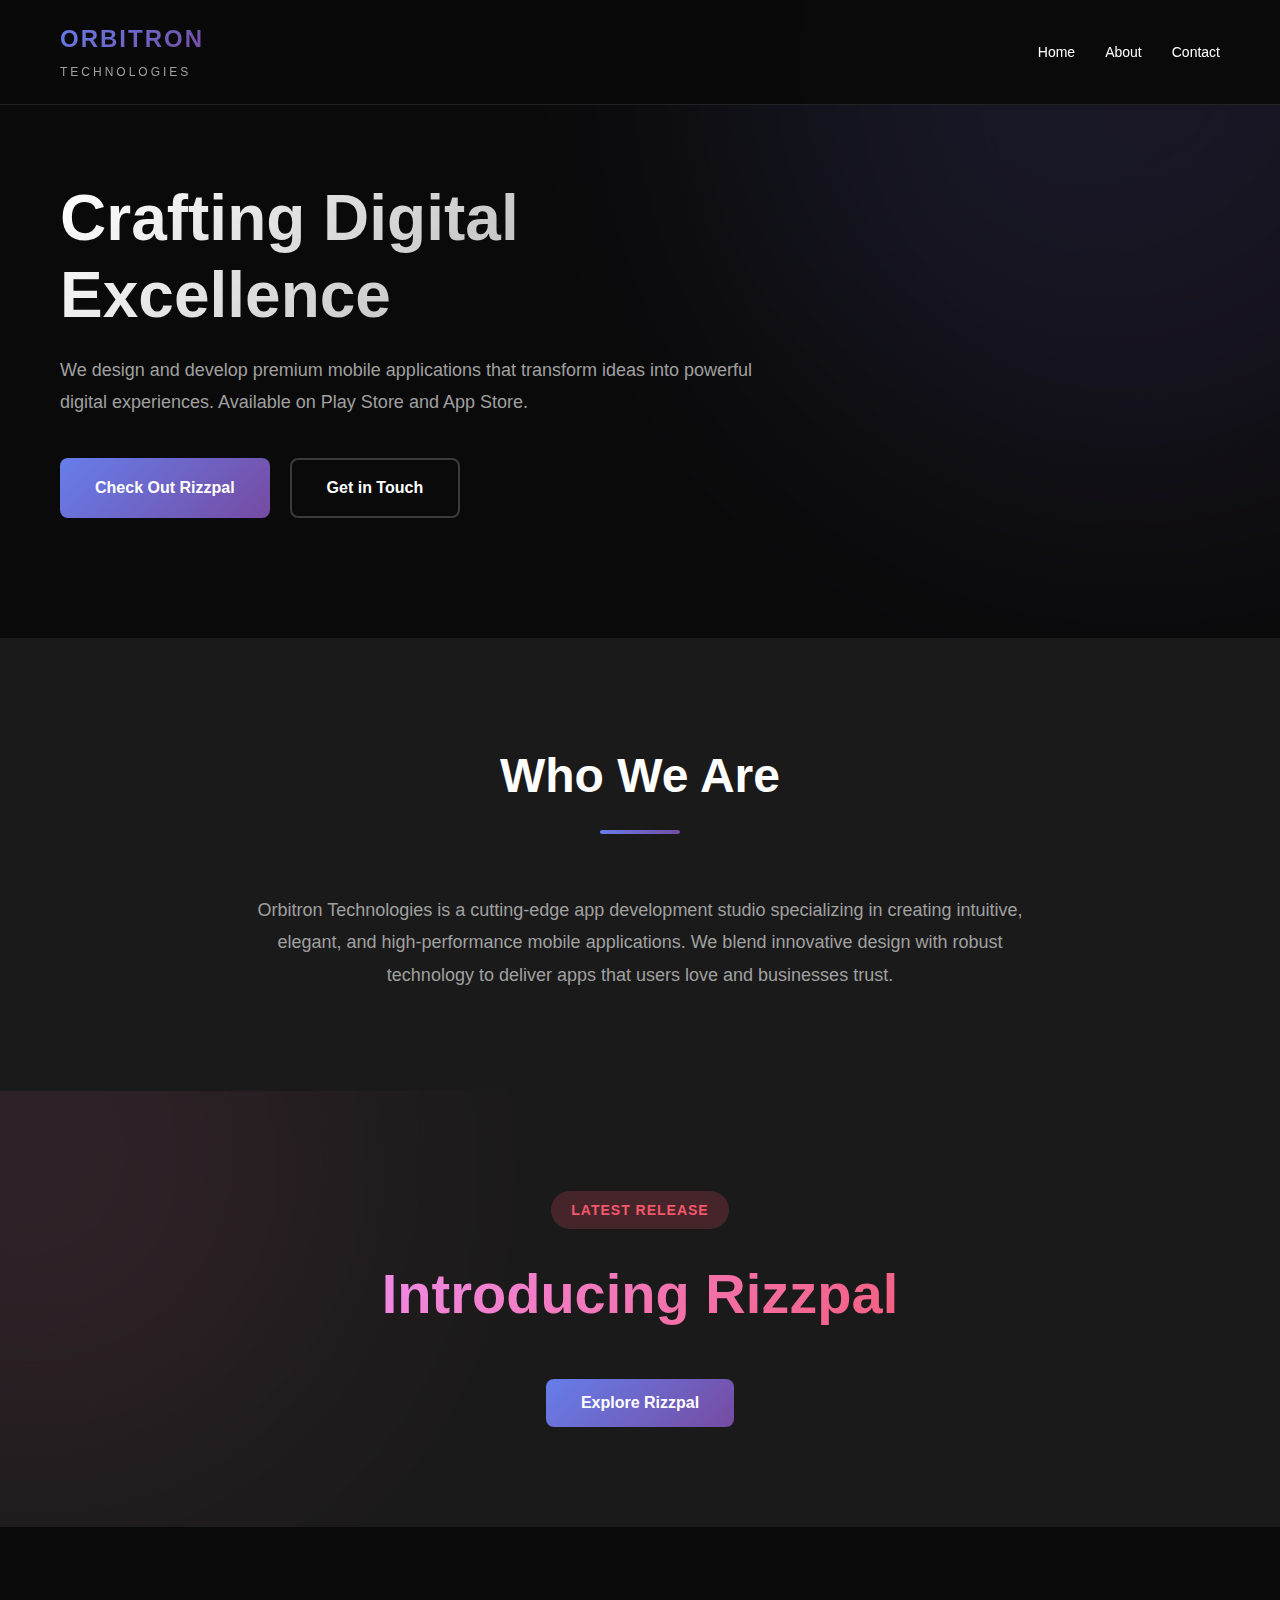
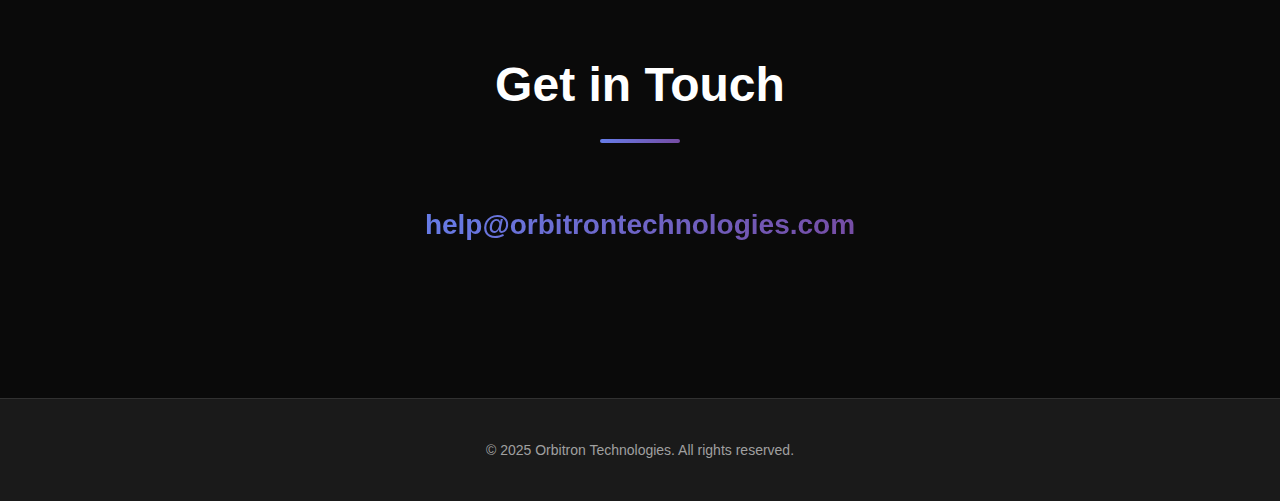
<file: index.html>
<!DOCTYPE html>
<html lang="en">
<head>
    <meta charset="UTF-8">
    <meta name="viewport" content="width=device-width, initial-scale=1.0">
    <title>Orbitron Technologies - Premium App Development</title>
    <link rel="stylesheet" href="style.css">
</head>
<body>
    <!-- Header -->
    <header class="header">
        <div class="container">
            <div class="logo">
                <h1>ORBITRON</h1>
                <span class="subtitle">Technologies</span>
            </div>
            <nav class="nav">
                <a href="#home" class="nav-link">Home</a>
                <a href="#about" class="nav-link">About</a>
                <a href="#contact" class="nav-link">Contact</a>
            </nav>
        </div>
    </header>

    <!-- Hero Section -->
    <section class="hero" id="home">
        <div class="container">
            <div class="hero-content">
                <h2 class="hero-title">Crafting Digital Excellence</h2>
                <p class="hero-description">
                    We design and develop premium mobile applications that transform ideas into powerful digital experiences. Available on Play Store and App Store.
                </p>
                <div class="hero-buttons">
                    <button class="btn btn-primary rizzpal-btn">Check Out Rizzpal</button>
                    <a href="#contact" class="btn btn-secondary">Get in Touch</a>
                </div>
            </div>
        </div>
        <div class="hero-decoration"></div>
    </section>

    <!-- About Section -->
    <section class="about" id="about">
        <div class="container">
            <div class="section-header">
                <h2 class="section-title">Who We Are</h2>
                <div class="title-underline"></div>
            </div>
            <p class="about-text">
                Orbitron Technologies is a cutting-edge app development studio specializing in creating 
                intuitive, elegant, and high-performance mobile applications. We blend innovative design 
                with robust technology to deliver apps that users love and businesses trust.
            </p>
        </div>
    </section>

    <!-- Featured App Section -->
    <section class="featured-app">
        <div class="container">
            <div class="featured-content">
                <div class="featured-badge">Latest Release</div>
                <h2 class="featured-title">Introducing Rizzpal</h2>
                <button class="btn btn-primary rizzpal-btn">Explore Rizzpal</button>
            </div>
        </div>
    </section>

    <!-- Contact Section -->
    <section class="contact" id="contact">
        <div class="container">
            <div class="section-header">
                <h2 class="section-title">Get in Touch</h2>
                <div class="title-underline"></div>
            </div>
            <div class="contact-content">
                <a href="mailto:help@orbitrontechnologies.com" class="contact-email">
                    help@orbitrontechnologies.com
                </a>
            </div>
        </div>
    </section>

    <!-- Footer -->
    <footer class="footer">
        <div class="container">
            <p class="footer-text">© 2025 Orbitron Technologies. All rights reserved.</p>
        </div>
    </footer>

    <script src="script.js"></script>
</body>
</html>
</file>
<file: style.css>
* {
    margin: 0;
    padding: 0;
    box-sizing: border-box;
}

:root {
    --primary-color: #0a0a0a;
    --secondary-color: #1a1a1a;
    --accent-color: #3b82f6;
    --text-primary: #ffffff;
    --text-secondary: #a0a0a0;
    --gradient-1: linear-gradient(135deg, #667eea 0%, #764ba2 100%);
    --gradient-2: linear-gradient(135deg, #f093fb 0%, #f5576c 100%);
}

body {
    font-family: -apple-system, BlinkMacSystemFont, 'Segoe UI', Roboto, Oxygen, Ubuntu, Cantarell, sans-serif;
    background-color: var(--primary-color);
    color: var(--text-primary);
    line-height: 1.6;
    overflow-x: hidden;
}

.container {
    max-width: 1200px;
    margin: 0 auto;
    padding: 0 20px;
}

/* Header */
.header {
    position: fixed;
    top: 0;
    left: 0;
    width: 100%;
    background: rgba(10, 10, 10, 0.95);
    backdrop-filter: blur(10px);
    z-index: 1000;
    border-bottom: 1px solid rgba(255, 255, 255, 0.1);
}

.header .container {
    display: flex;
    justify-content: space-between;
    align-items: center;
    padding: 20px;
}

.logo h1 {
    font-size: 24px;
    font-weight: 700;
    letter-spacing: 2px;
    background: var(--gradient-1);
    -webkit-background-clip: text;
    -webkit-text-fill-color: transparent;
    background-clip: text;
}

.logo .subtitle {
    font-size: 12px;
    color: var(--text-secondary);
    letter-spacing: 3px;
    text-transform: uppercase;
}

.nav {
    display: flex;
    gap: 30px;
}

.nav-link {
    color: var(--text-primary);
    text-decoration: none;
    font-size: 14px;
    font-weight: 500;
    transition: color 0.3s ease;
    position: relative;
}

.nav-link::after {
    content: '';
    position: absolute;
    bottom: -5px;
    left: 0;
    width: 0;
    height: 2px;
    background: var(--gradient-1);
    transition: width 0.3s ease;
}

.nav-link:hover {
    color: var(--accent-color);
}

.nav-link:hover::after {
    width: 100%;
}

/* Hero Section */
.hero {
    position: relative;
    padding: 180px 0 120px;
    overflow: hidden;
}

.hero-decoration {
    position: absolute;
    top: -50%;
    right: -20%;
    width: 800px;
    height: 800px;
    background: var(--gradient-1);
    border-radius: 50%;
    filter: blur(150px);
    opacity: 0.15;
    z-index: -1;
}

.hero-content {
    max-width: 700px;
    animation: fadeInUp 1s ease;
}

.hero-title {
    font-size: 64px;
    font-weight: 700;
    line-height: 1.2;
    margin-bottom: 20px;
    background: linear-gradient(135deg, #ffffff 0%, #a0a0a0 100%);
    -webkit-background-clip: text;
    -webkit-text-fill-color: transparent;
    background-clip: text;
}

.hero-description {
    font-size: 18px;
    color: var(--text-secondary);
    margin-bottom: 40px;
    line-height: 1.8;
}

.hero-buttons {
    display: flex;
    gap: 20px;
}

.btn {
    padding: 15px 35px;
    border: none;
    border-radius: 8px;
    font-size: 16px;
    font-weight: 600;
    cursor: pointer;
    transition: all 0.3s ease;
    text-decoration: none;
    display: inline-block;
}

.btn-primary {
    background: var(--gradient-1);
    color: white;
}

.btn-primary:hover {
    transform: translateY(-2px);
    box-shadow: 0 10px 30px rgba(102, 126, 234, 0.4);
}

.btn-secondary {
    background: transparent;
    color: white;
    border: 2px solid rgba(255, 255, 255, 0.2);
}

.btn-secondary:hover {
    background: rgba(255, 255, 255, 0.1);
    border-color: rgba(255, 255, 255, 0.4);
}

/* About Section */
.about {
    padding: 100px 0;
    background: var(--secondary-color);
}

.section-header {
    text-align: center;
    margin-bottom: 60px;
}

.section-title {
    font-size: 48px;
    font-weight: 700;
    margin-bottom: 15px;
}

.title-underline {
    width: 80px;
    height: 4px;
    background: var(--gradient-1);
    margin: 0 auto;
    border-radius: 2px;
}

.about-text {
    font-size: 18px;
    color: var(--text-secondary);
    max-width: 800px;
    margin: 0 auto;
    text-align: center;
    line-height: 1.8;
}

/* Featured App Section */
.featured-app {
    padding: 100px 0;
    background: var(--secondary-color);
    position: relative;
    overflow: hidden;
}

.featured-app::before {
    content: '';
    position: absolute;
    top: -50%;
    left: -20%;
    width: 600px;
    height: 600px;
    background: var(--gradient-2);
    border-radius: 50%;
    filter: blur(150px);
    opacity: 0.1;
}

.featured-content {
    text-align: center;
    max-width: 700px;
    margin: 0 auto;
    position: relative;
}

.featured-badge {
    display: inline-block;
    padding: 8px 20px;
    background: rgba(245, 87, 108, 0.2);
    color: #f5576c;
    border-radius: 20px;
    font-size: 14px;
    font-weight: 600;
    margin-bottom: 20px;
    text-transform: uppercase;
    letter-spacing: 1px;
}

.featured-title {
    font-size: 56px;
    font-weight: 700;
    margin-bottom: 40px;
    background: var(--gradient-2);
    -webkit-background-clip: text;
    -webkit-text-fill-color: transparent;
    background-clip: text;
}

/* Contact Section */
.contact {
    padding: 120px 0 150px;
}

.contact-content {
    text-align: center;
    max-width: 600px;
    margin: 0 auto;
}

.contact-text {
    font-size: 18px;
    color: var(--text-secondary);
    margin-bottom: 30px;
}

.contact-email {
    font-size: 28px;
    color: var(--text-primary);
    text-decoration: none;
    font-weight: 600;
    background: var(--gradient-1);
    -webkit-background-clip: text;
    -webkit-text-fill-color: transparent;
    background-clip: text;
    transition: all 0.3s ease;
    display: inline-block;
}

.contact-email:hover {
    transform: scale(1.05);
}

/* Footer */
.footer {
    padding: 40px 0;
    background: var(--secondary-color);
    border-top: 1px solid rgba(255, 255, 255, 0.1);
}

.footer-text {
    text-align: center;
    color: var(--text-secondary);
    font-size: 14px;
}

/* Animations */
@keyframes fadeInUp {
    from {
        opacity: 0;
        transform: translateY(30px);
    }
    to {
        opacity: 1;
        transform: translateY(0);
    }
}

/* Responsive Design */
@media (max-width: 768px) {
    .nav {
        display: none;
    }
    
    .hero-title {
        font-size: 42px;
    }
    
    .hero-description {
        font-size: 16px;
    }
    
    .hero-buttons {
        flex-direction: column;
    }
    
    .section-title {
        font-size: 36px;
    }
    
    .featured-title {
        font-size: 38px;
    }
}
</file>
